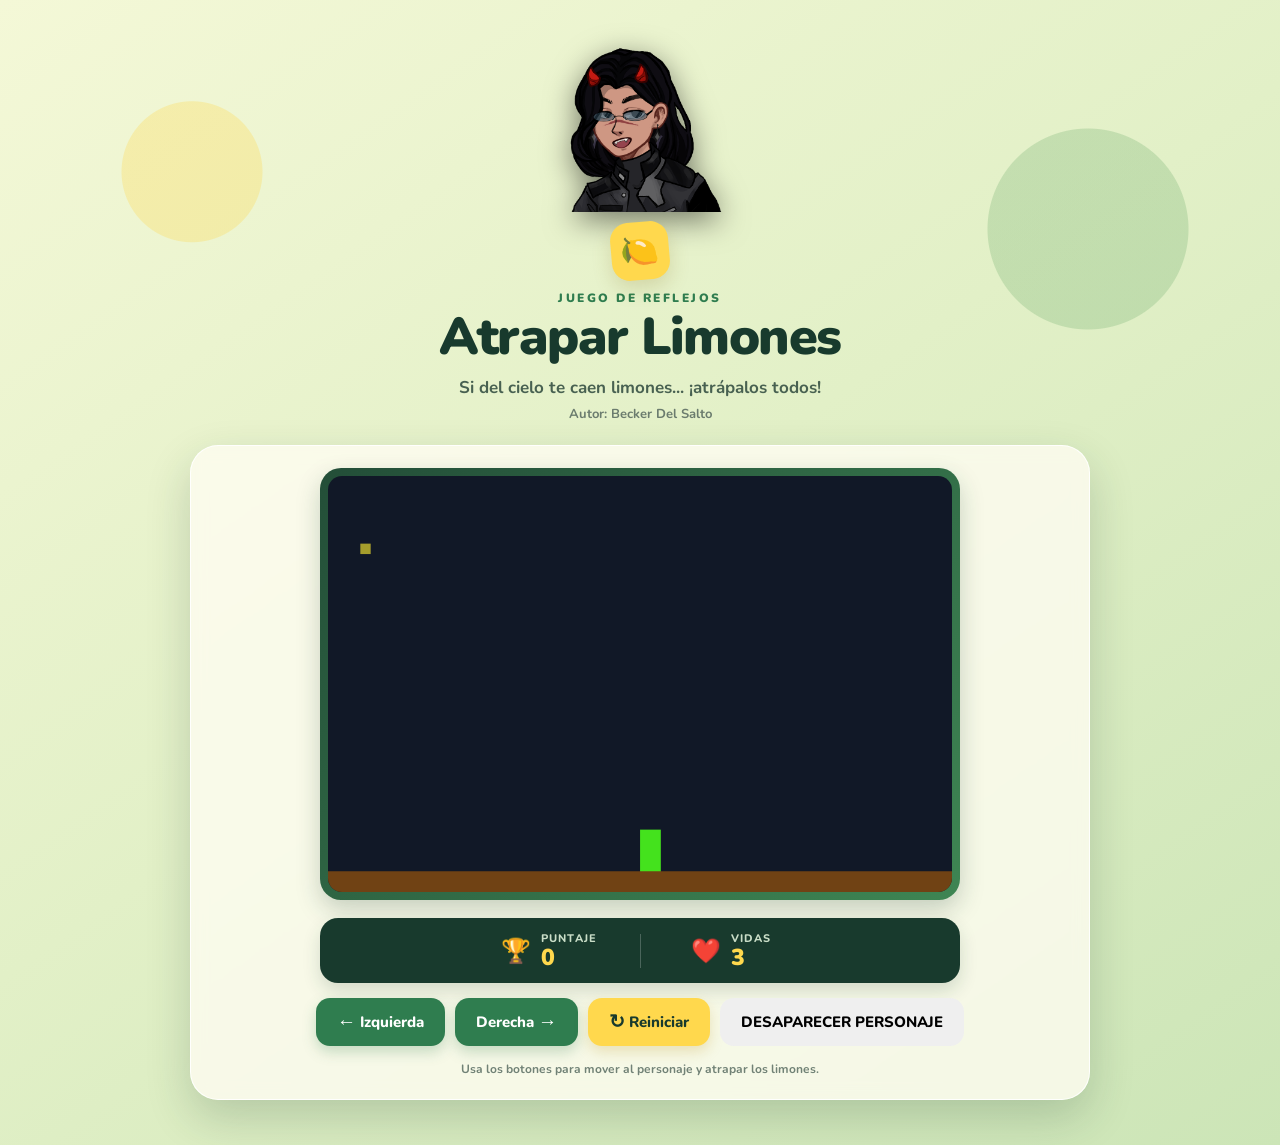
<file: index.html>
<!DOCTYPE html>
<html lang="es">
<head>
  <!-- cambiar game over -->
  <!-- cambiar el tamaño del personaje o de la comida -->
  <!-- cambiar color de los personajes -->
  <meta charset="UTF-8" />
  <meta name="viewport" content="width=device-width, initial-scale=1.0" />
  <title>Caza Estrellas</title>
  <link rel="stylesheet" href="limones.css" />
  <script src="utils.js"></script>
</head>
<body onload="iniciar();">
  <main class="contenedor">
    <div class="personaje">
        <img src="personaje.png" alt="Personaje del juego">
    </div>
    <header class="encabezado">
      <div class="insignia">🍋</div>
      <p class="etiqueta">JUEGO DE REFLEJOS</p>
      <h1>Atrapar Limones</h1>
      <p class="subtitulo">Si del cielo te caen limones... ¡atrápalos todos!</p>
      <h2>Autor: Becker Del Salto</h2>
    </header>

    <section class="zona-juego">
      <div class="marco-canvas">
        <canvas id="areaJuego" width="600" height="400"></canvas>
      </div>

      <div class="panel">
        <div class="estadistica">
          <span class="icono">🏆</span>
          <div>
            <span class="nombre-estadistica">Puntaje</span>
            <strong id="txtPuntaje">0</strong>
          </div>
        </div>
        <div class="separador"></div>
        <div class="estadistica">
          <span class="icono">❤️</span>
          <div>
            <span class="nombre-estadistica">Vidas</span>
            <strong id="txtVidas">3</strong>
          </div>
        </div>
      </div>

      <div class="botones">
        <button class="btn-control btn-izquierda" onclick="moverIzquierda();" aria-label="Mover a la izquierda">
          <span>←</span> Izquierda
        </button>
        <button class="btn-control btn-derecha" onclick="moverDerecha();" aria-label="Mover a la derecha">
          Derecha <span>→</span>
        </button>
        <button class="btn-reiniciar" onclick="reiniciarJuego();">
          <span>↻</span> Reiniciar
        </button>
        <button onclick="desaparecerPersonaje();">
          DESAPARECER PERSONAJE

        </button>
      </div>

      <p class="ayuda">Usa los botones para mover al personaje y atrapar los limones.</p>
    </section>
  </main>

  <script src="limones.js"></script>
</body>
</html>
</file>
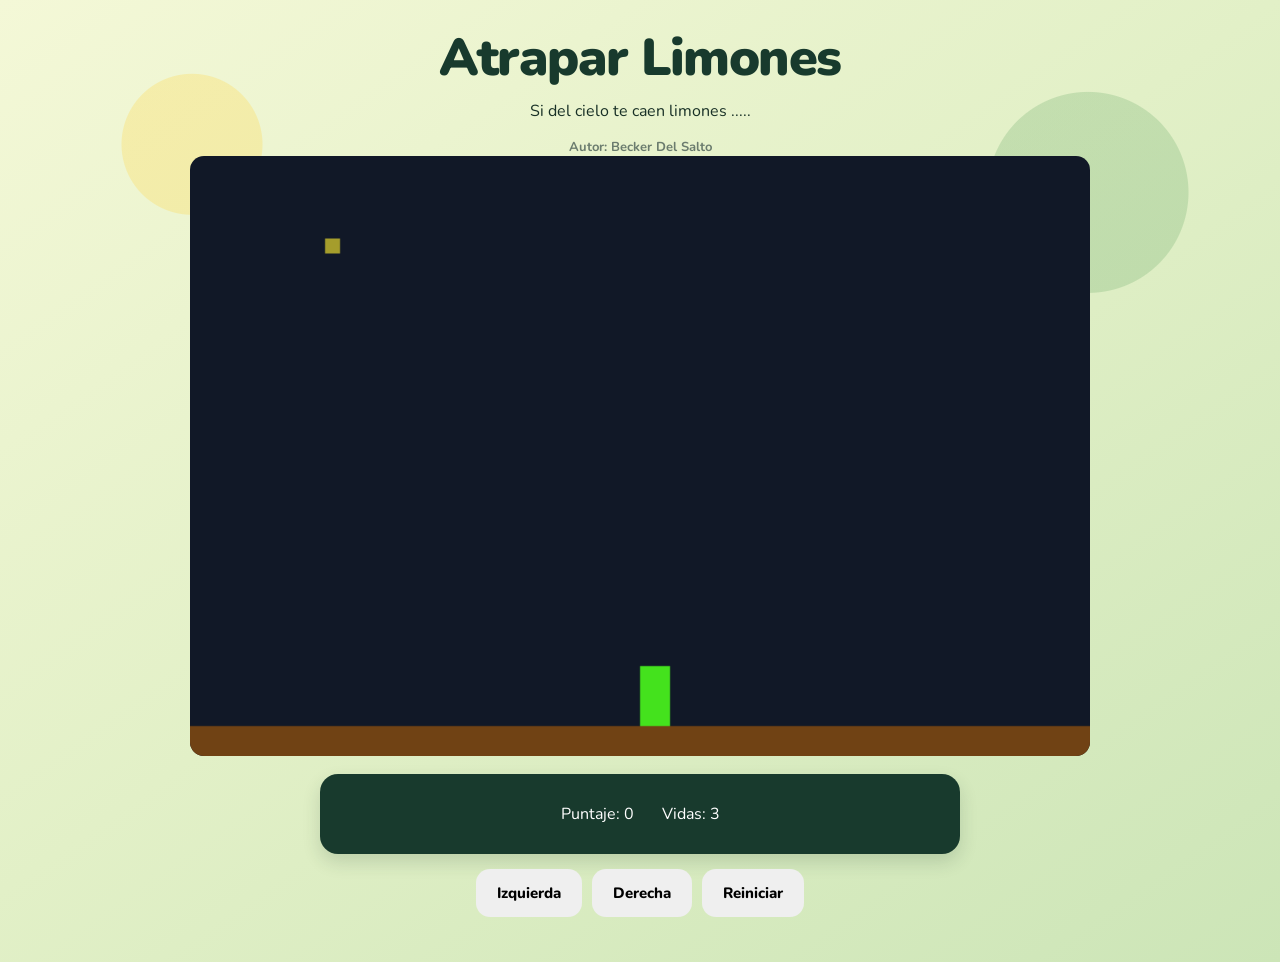
<file: limones.html>
<!DOCTYPE html>
<html>
<head>
  <title>Caza Estrellas</title>
  <link rel="stylesheet" href="limones.css" />
  <script src="utils.js"></script>
</head>
<body onload="iniciar();">
  <div class="contenedor">
    <h1>Atrapar Limones</h1>
    <p>Si del cielo te caen limones ..... </p>
    <h2>Autor: Becker Del Salto</h2>
    <canvas id="areaJuego" width="600" height="400"></canvas>
    <div class="panel">
      <p>Puntaje: <span id="txtPuntaje">0</span></p>
      <p>Vidas: <span id="txtVidas">3</span></p>
    </div>
    <div class="botones">
      <button onclick="moverIzquierda();">Izquierda</button>
      <button onclick="moverDerecha();">Derecha</button>


      <button onclick="reiniciarJuego();">Reiniciar</button>
    </div>
  </div>
<script src="limones.js"></script>
</body>
</html>
</file>
<file: limones.css>
@import url('https://fonts.googleapis.com/css2?family=Nunito:wght@400;600;700;800;900&display=swap');

:root {
  --verde-oscuro: #183a2d;
  --verde: #2f7d4f;
  --amarillo: #ffd84d;
  --crema: #fffdf3;
  --texto: #183026;
  --sombra: 0 18px 45px rgba(24, 58, 45, 0.20);
}

* { box-sizing: border-box; }

body {
  font-family: 'Nunito', Arial, sans-serif;
  background:
    radial-gradient(circle at 15% 15%, rgba(255, 216, 77, 0.30) 0 70px, transparent 71px),
    radial-gradient(circle at 85% 20%, rgba(101, 167, 101, 0.25) 0 100px, transparent 101px),
    linear-gradient(145deg, #f4f8d7 0%, #e2f0c7 48%, #cce5b7 100%);
  color: var(--texto);
  text-align: center;
  margin: 0;
  min-height: 100vh;
  padding: 32px 18px 45px;
}

.contenedor { width: min(900px, 100%); margin: 0 auto; }
.encabezado { margin-bottom: 22px; }

.insignia {
  width: 58px;
  height: 58px;
  display: grid;
  place-items: center;
  margin: 0 auto 10px;
  border-radius: 18px;
  background: var(--amarillo);
  font-size: 31px;
  box-shadow: 0 8px 20px rgba(129, 105, 18, 0.20);
  transform: rotate(-5deg);
}

.etiqueta {
  margin: 0 0 5px;
  color: var(--verde);
  font-size: 12px;
  font-weight: 900;
  letter-spacing: 2.5px;
}

h1 {
  margin: 0;
  color: var(--verde-oscuro);
  font-size: clamp(32px, 6vw, 52px);
  line-height: 1;
  font-weight: 900;
  letter-spacing: -1.5px;
}

.subtitulo { margin: 13px 0 6px; font-size: 17px; font-weight: 700; color: #486151; }
h2 { margin: 0; font-size: 13px; font-weight: 700; color: #6b7c6e; }

.zona-juego {
  padding: 22px;
  background: rgba(255, 253, 243, 0.78);
  border: 1px solid rgba(255, 255, 255, 0.90);
  border-radius: 28px;
  box-shadow: var(--sombra);
  backdrop-filter: blur(8px);
}

.marco-canvas {
  width: min(100%, 640px);
  margin: 0 auto;
  padding: 8px;
  border-radius: 21px;
  background: linear-gradient(135deg, #234e38, #3e8553);
  box-shadow: 0 10px 25px rgba(24, 58, 45, 0.22);
}

canvas {
  background-color: #111827;
  width: 100%;
  height: auto;
  display: block;
  border: 0;
  border-radius: 14px;
  outline: none;
}

.panel {
  width: min(100%, 640px);
  margin: 18px auto 15px;
  padding: 13px 20px;
  display: flex;
  align-items: center;
  justify-content: center;
  gap: 28px;
  background: var(--verde-oscuro);
  border-radius: 18px;
  color: white;
  box-shadow: 0 8px 18px rgba(24, 58, 45, 0.16);
}

.estadistica { min-width: 125px; display: flex; align-items: center; justify-content: center; gap: 10px; }
.icono { font-size: 24px; }
.estadistica div { display: flex; flex-direction: column; align-items: flex-start; }
.nombre-estadistica { font-size: 11px; text-transform: uppercase; letter-spacing: 1.2px; color: #c9ddc7; font-weight: 800; }
.estadistica strong { color: var(--amarillo); font-size: 23px; line-height: 1.05; font-weight: 900; }
.separador { width: 1px; height: 34px; background: rgba(255, 255, 255, 0.22); }

.botones { display: flex; flex-wrap: wrap; justify-content: center; gap: 10px; }

.botones button {
  margin: 0;
  min-height: 48px;
  border: 0;
  border-radius: 14px;
  padding: 11px 21px;
  font-family: inherit;
  font-size: 15px;
  font-weight: 800;
  cursor: pointer;
  transition: transform 0.16s ease, box-shadow 0.16s ease, filter 0.16s ease;
}

.botones button:hover { transform: translateY(-2px); filter: brightness(1.04); }
.botones button:active { transform: translateY(1px); }

.btn-control { color: white; background: var(--verde); box-shadow: 0 6px 14px rgba(47, 125, 79, 0.25); }
.btn-control:hover { box-shadow: 0 9px 18px rgba(47, 125, 79, 0.30); }
.btn-reiniciar { color: var(--verde-oscuro); background: var(--amarillo); box-shadow: 0 6px 14px rgba(187, 148, 20, 0.23); }
.btn-reiniciar:hover { box-shadow: 0 9px 18px rgba(187, 148, 20, 0.30); }
.botones button span { font-size: 19px; vertical-align: -1px; }
.ayuda { margin: 15px 0 0; color: #718276; font-size: 12px; font-weight: 700; }

@media (max-width: 600px) {
  body { padding: 22px 10px 30px; }
  .zona-juego { padding: 13px; border-radius: 21px; }
  .panel { gap: 12px; padding: 11px 8px; }
  .estadistica { min-width: 105px; }
  .botones button { flex: 1 1 130px; }
  .btn-reiniciar { flex-basis: 100%; }
}

.personaje {
    display: flex;
    justify-content: center;
    align-items: center;
    margin-bottom: 10px;
}

.personaje img {
    width: 180px;
    height: 180px;
    object-fit: contain;
    display: block;
    filter: drop-shadow(0 8px 15px rgba(0, 0, 0, 0.5));
}
</file>
